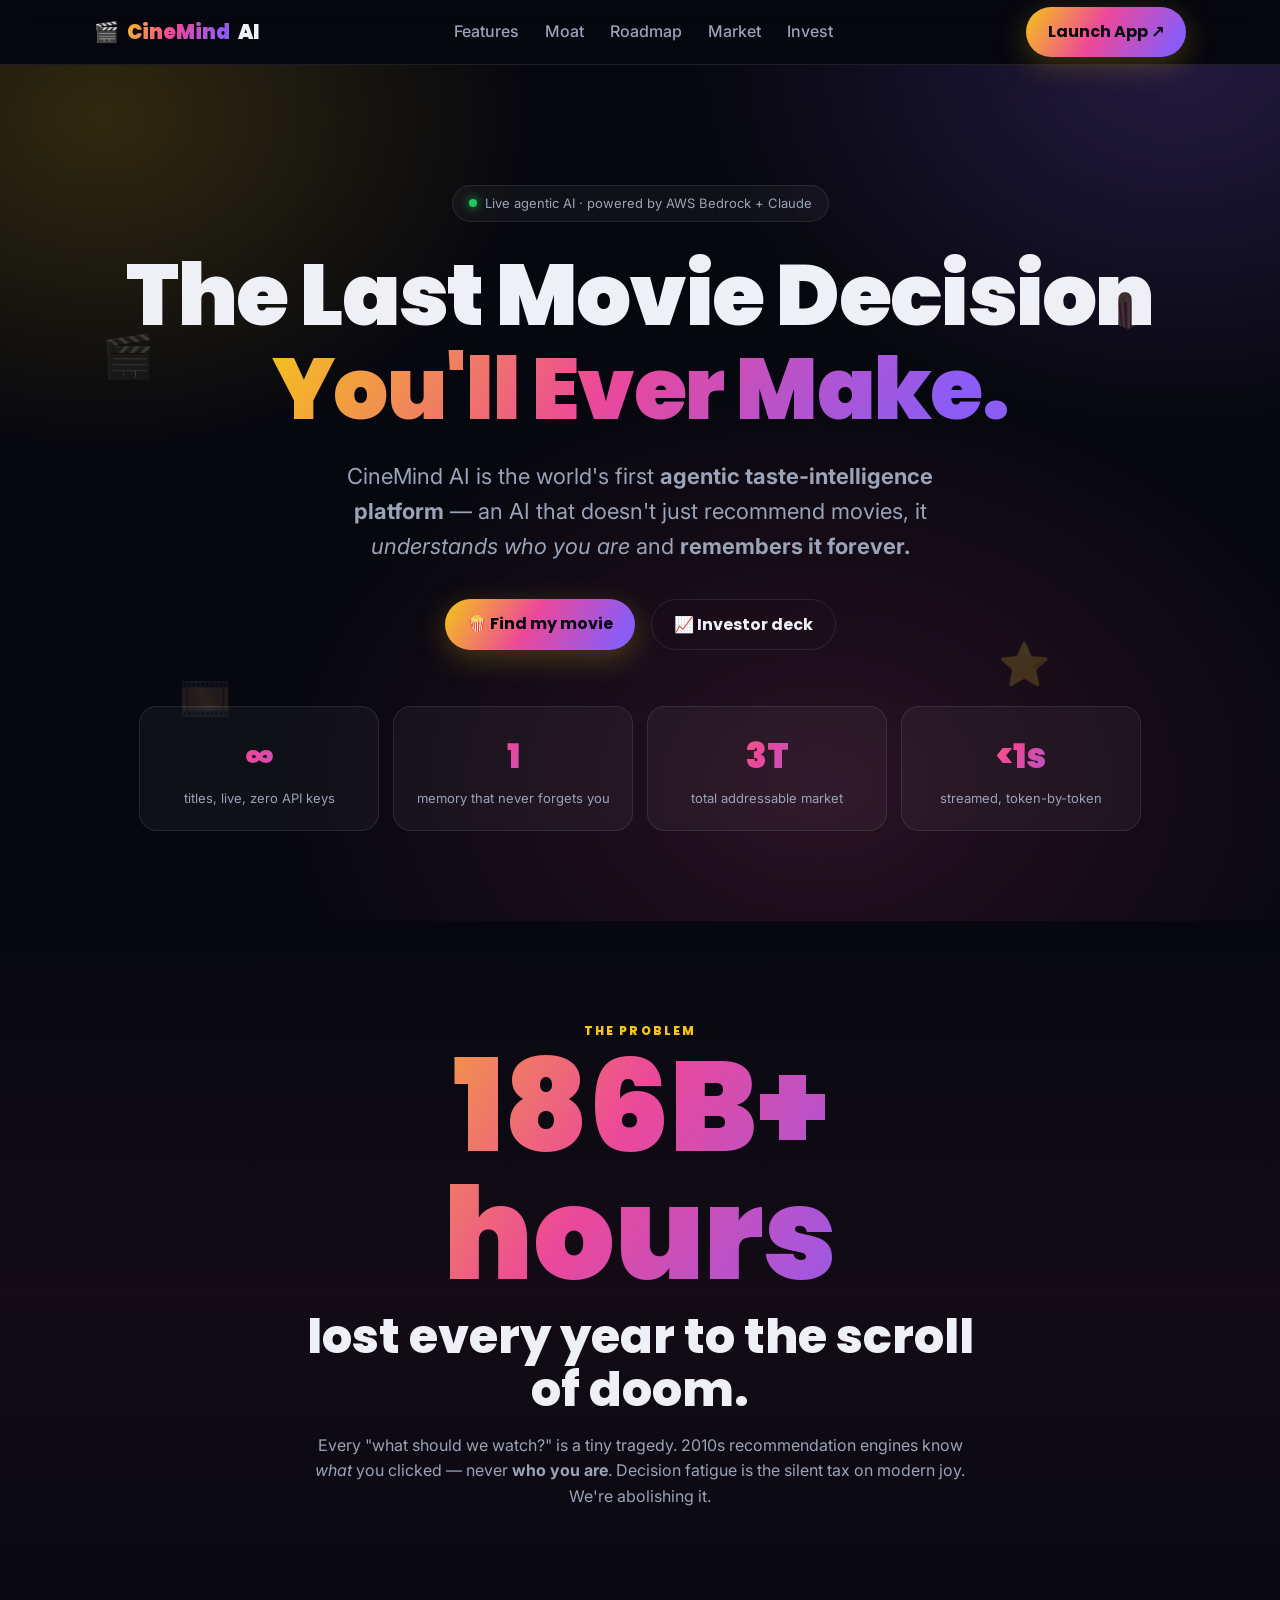
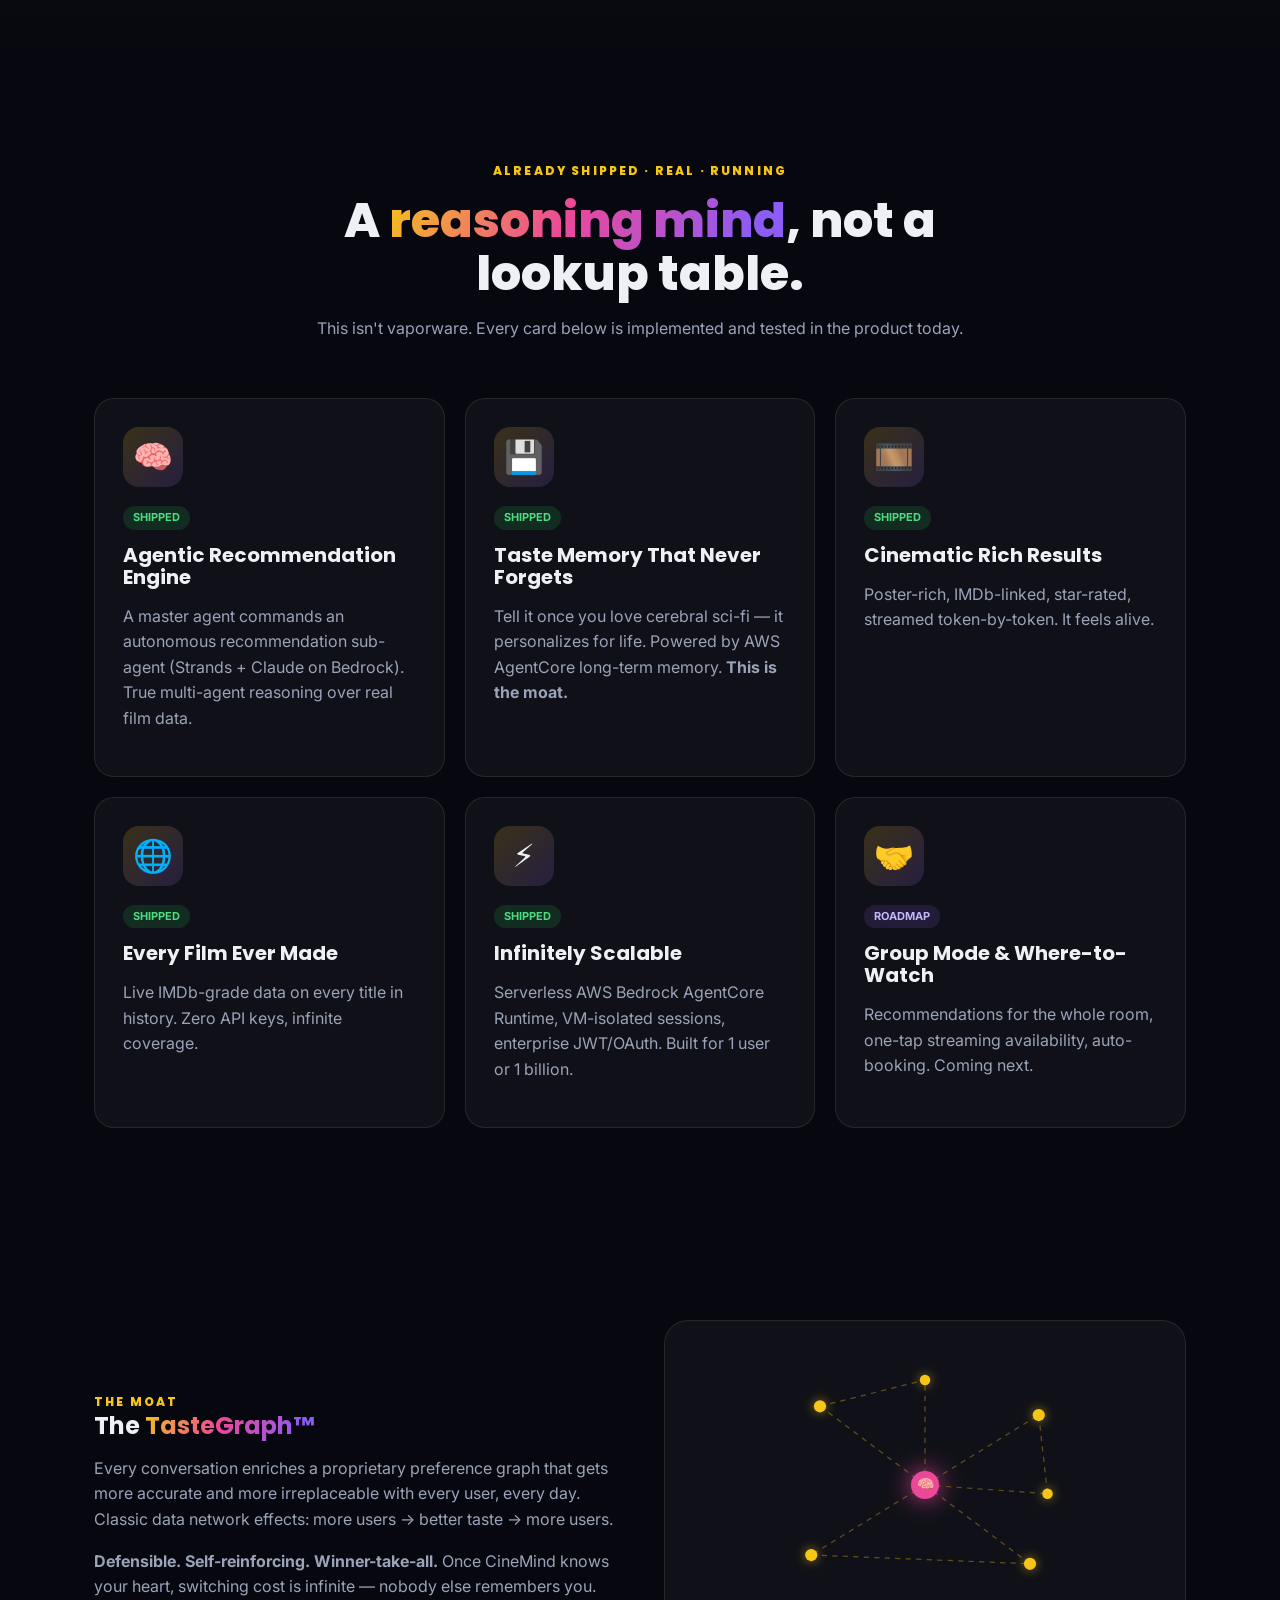
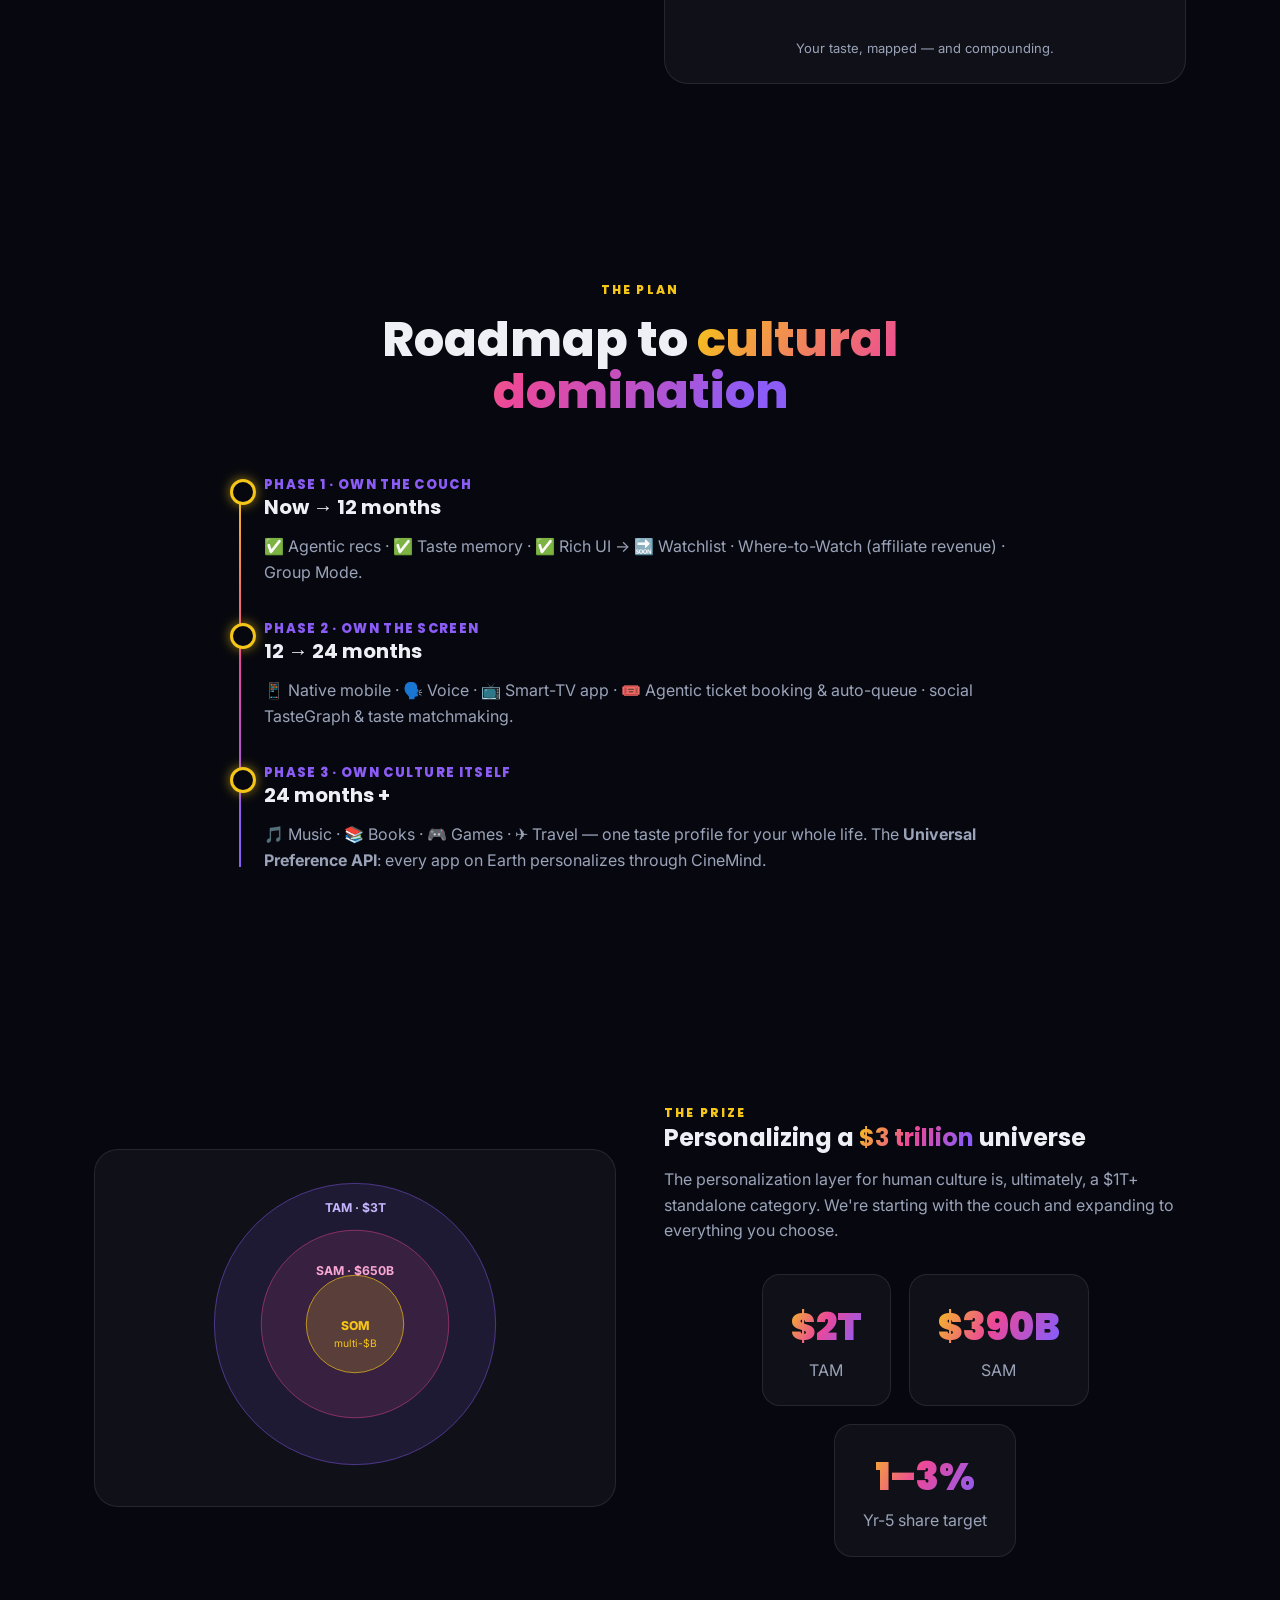
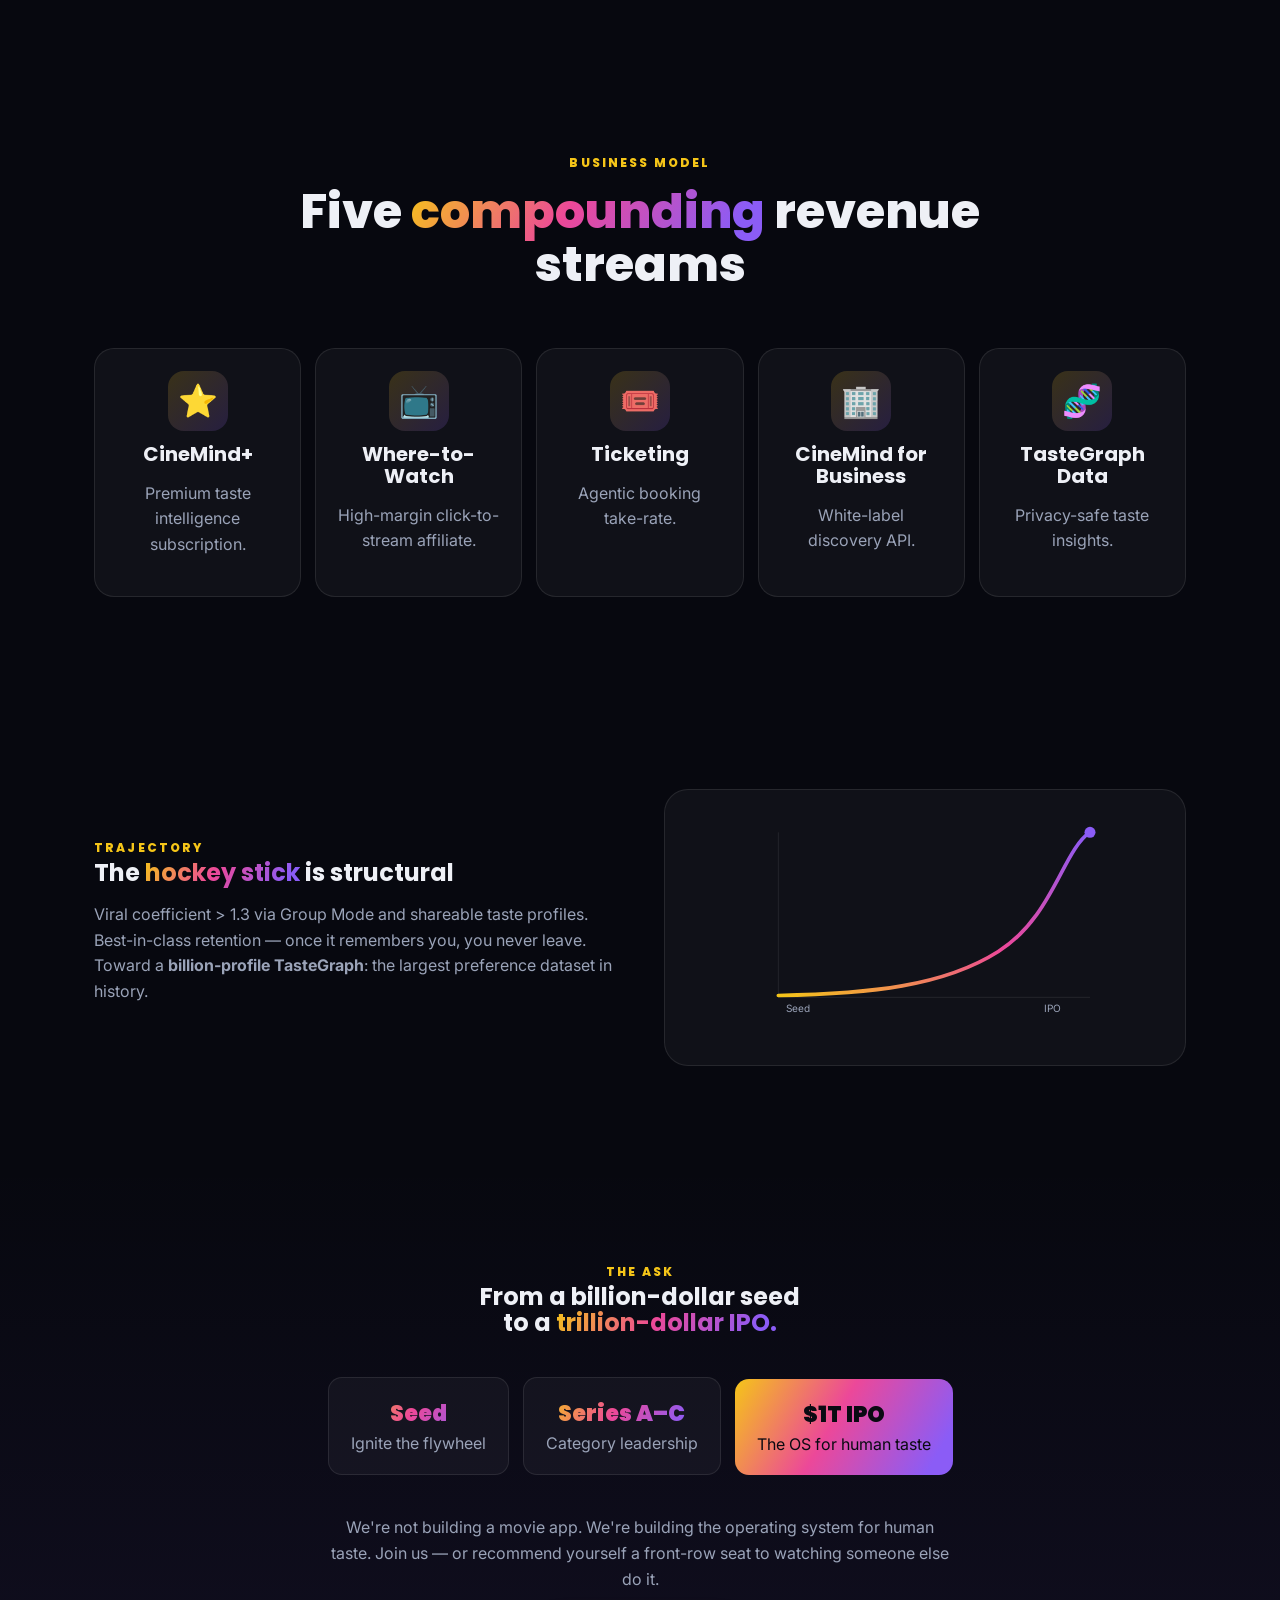
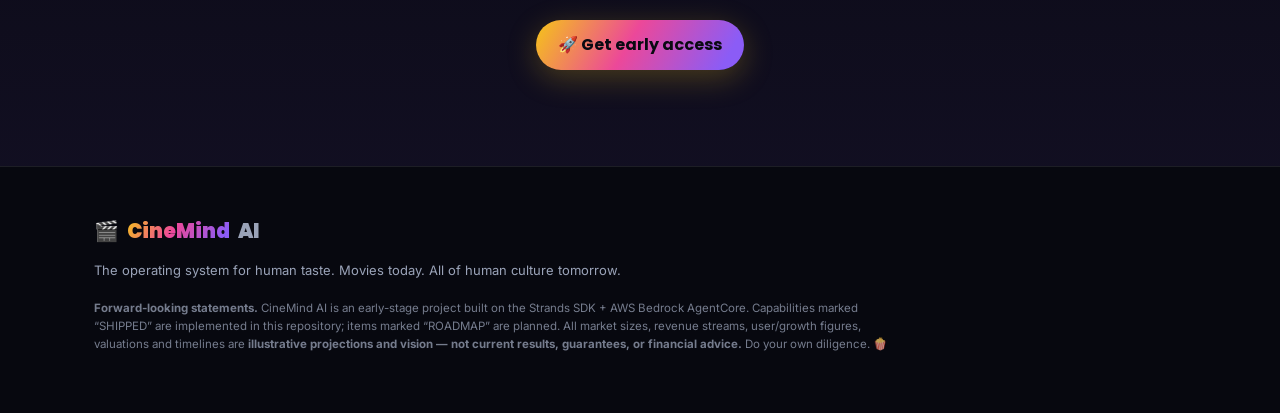
<file: landing.html>
<!doctype html>
<html lang="en">
<head>
<meta charset="utf-8" />
<meta name="viewport" content="width=device-width, initial-scale=1" />
<title>CineMind AI — The Operating System for Human Taste</title>
<meta name="description" content="CineMind AI: the world's first agentic taste intelligence platform. Movies today. All of human culture tomorrow." />
<link rel="preconnect" href="https://fonts.googleapis.com" />
<link rel="preconnect" href="https://fonts.gstatic.com" crossorigin />
<link href="https://fonts.googleapis.com/css2?family=Poppins:wght@600;800;900&family=Inter:wght@400;500;600&display=swap" rel="stylesheet" />
<style>
  :root{
    --bg:#07080f; --bg2:#0c0f1c; --panel:rgba(255,255,255,.04);
    --gold:#f5c518; --violet:#8b5cf6; --pink:#ec4899; --cyan:#22d3ee;
    --text:#eef0f6; --muted:#9aa3b8; --line:rgba(255,255,255,.09);
    --grad:linear-gradient(120deg,#f5c518,#ec4899 45%,#8b5cf6 90%);
  }
  *{box-sizing:border-box}
  html{scroll-behavior:smooth}
  body{margin:0;background:var(--bg);color:var(--text);font-family:Inter,system-ui,sans-serif;line-height:1.6;overflow-x:hidden}
  h1,h2,h3{font-family:Poppins,sans-serif;line-height:1.1;margin:0}
  a{color:inherit;text-decoration:none}
  .wrap{max-width:1140px;margin:0 auto;padding:0 24px}
  .grad-text{background:var(--grad);-webkit-background-clip:text;background-clip:text;color:transparent}
  .eyebrow{font-family:Poppins;font-weight:800;letter-spacing:.18em;text-transform:uppercase;font-size:12px;color:var(--gold)}
  .muted{color:var(--muted)}

  /* NAV */
  nav{position:sticky;top:0;z-index:50;backdrop-filter:blur(14px);background:rgba(7,8,15,.6);border-bottom:1px solid var(--line)}
  .nav-in{display:flex;align-items:center;justify-content:space-between;height:64px}
  .logo{font-family:Poppins;font-weight:900;font-size:20px;display:flex;align-items:center;gap:8px}
  .nav-links{display:flex;gap:26px;font-weight:500;color:var(--muted)}
  .nav-links a:hover{color:var(--text)}
  .btn{display:inline-block;padding:12px 22px;border-radius:999px;font-weight:700;font-family:Poppins;cursor:pointer;border:0;transition:.25s}
  .btn-primary{background:var(--grad);color:#0a0a12;box-shadow:0 8px 30px rgba(245,197,24,.25)}
  .btn-primary:hover{transform:translateY(-2px);box-shadow:0 14px 44px rgba(236,72,153,.4)}
  .btn-ghost{border:1px solid var(--line);color:var(--text)}
  .btn-ghost:hover{border-color:var(--gold);color:var(--gold)}
  @media(max-width:760px){.nav-links{display:none}}

  /* HERO */
  .hero{position:relative;padding:120px 0 90px;text-align:center;overflow:hidden}
  .hero-bg{position:absolute;inset:-20% -20% auto -20%;height:130%;z-index:0;filter:blur(10px);opacity:.7;
    background:
      radial-gradient(40% 50% at 20% 20%,rgba(245,197,24,.25),transparent 60%),
      radial-gradient(45% 55% at 80% 15%,rgba(139,92,246,.30),transparent 60%),
      radial-gradient(50% 60% at 60% 80%,rgba(236,72,153,.22),transparent 60%);
    animation:drift 16s ease-in-out infinite alternate}
  @keyframes drift{from{transform:translate(0,0) scale(1)}to{transform:translate(-4%,3%) scale(1.08)}}
  .hero .wrap{position:relative;z-index:1}
  .badge{display:inline-flex;gap:8px;align-items:center;padding:7px 16px;border:1px solid var(--line);border-radius:999px;background:var(--panel);font-size:13px;color:var(--muted);margin-bottom:26px}
  .dot{width:8px;height:8px;border-radius:50%;background:#22c55e;box-shadow:0 0 10px #22c55e;animation:pulse 2s infinite}
  @keyframes pulse{50%{opacity:.4}}
  .hero h1{font-size:clamp(40px,7vw,86px);font-weight:900;letter-spacing:-.02em}
  .hero p.sub{font-size:clamp(17px,2.4vw,22px);color:var(--muted);max-width:680px;margin:22px auto 34px}
  .cta-row{display:flex;gap:16px;justify-content:center;flex-wrap:wrap}
  .stat-chips{display:flex;gap:14px;justify-content:center;flex-wrap:wrap;margin-top:56px}
  .chip{flex:1;min-width:180px;max-width:240px;background:var(--panel);border:1px solid var(--line);border-radius:18px;padding:22px}
  .chip .num{font-family:Poppins;font-weight:900;font-size:34px}
  .chip .lbl{font-size:13px;color:var(--muted);margin-top:4px}
  .reels{position:absolute;inset:0;z-index:0;pointer-events:none}
  .reel{position:absolute;font-size:42px;opacity:.18;animation:float 9s ease-in-out infinite}
  @keyframes float{50%{transform:translateY(-26px) rotate(12deg)}}

  /* SECTIONS */
  section{padding:96px 0;position:relative}
  .center{text-align:center;max-width:720px;margin:0 auto 56px}
  .center h2{font-size:clamp(30px,4.6vw,48px);font-weight:800;margin:12px 0}
  .reveal{opacity:0;transform:translateY(28px);transition:.7s cubic-bezier(.2,.7,.2,1)}
  .reveal.in{opacity:1;transform:none}

  /* PROBLEM */
  .problem{text-align:center;background:linear-gradient(180deg,transparent,rgba(236,72,153,.05),transparent)}
  .bignum{font-family:Poppins;font-weight:900;font-size:clamp(56px,11vw,128px);background:var(--grad);-webkit-background-clip:text;background-clip:text;color:transparent;line-height:1}

  /* FEATURES */
  .grid{display:grid;grid-template-columns:repeat(3,1fr);gap:20px}
  @media(max-width:900px){.grid{grid-template-columns:1fr}}
  .card{background:var(--panel);border:1px solid var(--line);border-radius:20px;padding:28px;transition:.3s;position:relative;overflow:hidden}
  .card:hover{transform:translateY(-6px);border-color:rgba(245,197,24,.5);box-shadow:0 20px 50px rgba(0,0,0,.5)}
  .card::after{content:"";position:absolute;inset:0;background:radial-gradient(120px 120px at var(--mx,50%) var(--my,0),rgba(245,197,24,.10),transparent 70%);opacity:0;transition:.3s}
  .card:hover::after{opacity:1}
  .ico{font-size:32px;width:60px;height:60px;display:grid;place-items:center;border-radius:16px;background:linear-gradient(135deg,rgba(245,197,24,.18),rgba(139,92,246,.18));margin-bottom:16px}
  .card h3{font-size:20px;font-weight:700;margin-bottom:8px}
  .pill{display:inline-block;font-size:11px;font-weight:700;padding:3px 10px;border-radius:999px;background:rgba(34,197,94,.15);color:#4ade80;margin-bottom:14px}
  .pill.soon{background:rgba(139,92,246,.15);color:#c4b5fd}

  /* MOAT + SVG */
  .split{display:grid;grid-template-columns:1fr 1fr;gap:48px;align-items:center}
  @media(max-width:900px){.split{grid-template-columns:1fr}}
  .svgcard{background:var(--panel);border:1px solid var(--line);border-radius:24px;padding:24px}
  .edge{stroke:rgba(245,197,24,.35);stroke-width:1.4;animation:dash 3s linear infinite}
  @keyframes dash{to{stroke-dashoffset:-40}}
  .node{filter:drop-shadow(0 0 6px rgba(245,197,24,.6))}
  .node.center{filter:drop-shadow(0 0 14px rgba(236,72,153,.9))}

  /* ROADMAP */
  .timeline{position:relative;max-width:820px;margin:0 auto;padding-left:34px}
  .timeline::before{content:"";position:absolute;left:9px;top:6px;bottom:6px;width:2px;background:var(--grad)}
  .tl{position:relative;margin-bottom:34px}
  .tl::before{content:"";position:absolute;left:-34px;top:4px;width:20px;height:20px;border-radius:50%;background:var(--bg);border:3px solid var(--gold);box-shadow:0 0 12px rgba(245,197,24,.6)}
  .tl h3{font-size:20px}
  .tl .ph{font-family:Poppins;font-weight:800;color:var(--violet);font-size:13px;letter-spacing:.1em;text-transform:uppercase}

  /* MARKET */
  .market-stats{display:flex;gap:18px;flex-wrap:wrap;justify-content:center;margin-top:30px}
  .mstat{background:var(--panel);border:1px solid var(--line);border-radius:18px;padding:22px 28px;text-align:center}
  .mstat .v{font-family:Poppins;font-weight:900;font-size:38px}

  /* REVENUE */
  .rev{display:grid;grid-template-columns:repeat(5,1fr);gap:14px}
  @media(max-width:900px){.rev{grid-template-columns:1fr 1fr}}
  @media(max-width:560px){.rev{grid-template-columns:1fr}}
  .rev .card{padding:22px;text-align:center}
  .rev .ico{margin:0 auto 12px}

  /* ASK */
  .ask{text-align:center;background:linear-gradient(180deg,transparent,rgba(139,92,246,.08))}
  .ladder{display:flex;gap:14px;justify-content:center;align-items:flex-end;flex-wrap:wrap;margin:40px 0}
  .rung{background:var(--panel);border:1px solid var(--line);border-radius:14px;padding:18px 22px;min-width:150px}
  .rung .a{font-family:Poppins;font-weight:900;font-size:22px}
  .rung.win{background:var(--grad);color:#0a0a12;border:0}

  footer{border-top:1px solid var(--line);padding:48px 0;color:var(--muted);font-size:13px}
  .disc{font-size:11.5px;opacity:.75;margin-top:18px;max-width:820px}
</style>
</head>
<body>

<nav>
  <div class="wrap nav-in">
    <div class="logo">🎬 <span class="grad-text">CineMind</span> AI</div>
    <div class="nav-links">
      <a href="#features">Features</a>
      <a href="#moat">Moat</a>
      <a href="#roadmap">Roadmap</a>
      <a href="#market">Market</a>
      <a href="#invest">Invest</a>
    </div>
    <a class="btn btn-primary" href="./">Launch App ↗</a>
  </div>
</nav>

<!-- HERO -->
<header class="hero">
  <div class="hero-bg"></div>
  <div class="reels">
    <span class="reel" style="left:8%;top:30%">🎬</span>
    <span class="reel" style="left:86%;top:24%;animation-delay:1.5s">🍿</span>
    <span class="reel" style="left:78%;top:66%;animation-delay:.8s">⭐</span>
    <span class="reel" style="left:14%;top:70%;animation-delay:2.2s">🎞️</span>
  </div>
  <div class="wrap">
    <span class="badge"><span class="dot"></span> Live agentic AI · powered by AWS Bedrock + Claude</span>
    <h1>The Last Movie Decision<br><span class="grad-text">You'll Ever Make.</span></h1>
    <p class="sub">CineMind AI is the world's first <b>agentic taste-intelligence platform</b> — an AI that doesn't just recommend movies, it <i>understands who you are</i> and <b>remembers it forever.</b></p>
    <div class="cta-row">
      <a class="btn btn-primary" href="./">🍿 Find my movie</a>
      <a class="btn btn-ghost" href="#invest">📈 Investor deck</a>
    </div>
    <div class="stat-chips">
      <div class="chip"><div class="num grad-text" data-count="∞">∞</div><div class="lbl">titles, live, zero API keys</div></div>
      <div class="chip"><div class="num grad-text"><span data-count="1">0</span></div><div class="lbl">memory that never forgets you</div></div>
      <div class="chip"><div class="num grad-text"><span data-count="3">0</span>T</div><div class="lbl">total addressable market</div></div>
      <div class="chip"><div class="num grad-text">&lt;<span data-count="1">0</span>s</div><div class="lbl">streamed, token-by-token</div></div>
    </div>
  </div>
</header>

<!-- PROBLEM -->
<section class="problem">
  <div class="wrap center reveal">
    <span class="eyebrow">The Problem</span>
    <div class="bignum"><span data-count="200">0</span>B+ hours</div>
    <h2>lost every year to the scroll of doom.</h2>
    <p class="muted">Every "what should we watch?" is a tiny tragedy. 2010s recommendation engines know <i>what</i> you clicked — never <b>who you are</b>. Decision fatigue is the silent tax on modern joy. We're abolishing it.</p>
  </div>
</section>

<!-- FEATURES -->
<section id="features">
  <div class="wrap">
    <div class="center reveal">
      <span class="eyebrow">Already Shipped · Real · Running</span>
      <h2>A <span class="grad-text">reasoning mind</span>, not a lookup table.</h2>
      <p class="muted">This isn't vaporware. Every card below is implemented and tested in the product today.</p>
    </div>
    <div class="grid">
      <div class="card reveal"><div class="ico">🧠</div><span class="pill">SHIPPED</span><h3>Agentic Recommendation Engine</h3><p class="muted">A master agent commands an autonomous recommendation sub-agent (Strands + Claude on Bedrock). True multi-agent reasoning over real film data.</p></div>
      <div class="card reveal"><div class="ico">💾</div><span class="pill">SHIPPED</span><h3>Taste Memory That Never Forgets</h3><p class="muted">Tell it once you love cerebral sci-fi — it personalizes for life. Powered by AWS AgentCore long-term memory. <b>This is the moat.</b></p></div>
      <div class="card reveal"><div class="ico">🎞️</div><span class="pill">SHIPPED</span><h3>Cinematic Rich Results</h3><p class="muted">Poster-rich, IMDb-linked, star-rated, streamed token-by-token. It feels alive.</p></div>
      <div class="card reveal"><div class="ico">🌐</div><span class="pill">SHIPPED</span><h3>Every Film Ever Made</h3><p class="muted">Live IMDb-grade data on every title in history. Zero API keys, infinite coverage.</p></div>
      <div class="card reveal"><div class="ico">⚡</div><span class="pill">SHIPPED</span><h3>Infinitely Scalable</h3><p class="muted">Serverless AWS Bedrock AgentCore Runtime, VM-isolated sessions, enterprise JWT/OAuth. Built for 1 user or 1 billion.</p></div>
      <div class="card reveal"><div class="ico">🤝</div><span class="pill soon">ROADMAP</span><h3>Group Mode & Where-to-Watch</h3><p class="muted">Recommendations for the whole room, one-tap streaming availability, auto-booking. Coming next.</p></div>
    </div>
  </div>
</section>

<!-- MOAT -->
<section id="moat">
  <div class="wrap split">
    <div class="reveal">
      <span class="eyebrow">The Moat</span>
      <h2>The <span class="grad-text">TasteGraph™</span></h2>
      <p class="muted">Every conversation enriches a proprietary preference graph that gets more accurate and more irreplaceable with every user, every day. Classic data network effects: more users → better taste → more users.</p>
      <p class="muted"><b>Defensible. Self-reinforcing. Winner-take-all.</b> Once CineMind knows your heart, switching cost is infinite — nobody else remembers you.</p>
    </div>
    <div class="svgcard reveal">
      <svg viewBox="0 0 400 320" width="100%" height="280" aria-label="TasteGraph network">
        <g stroke-dasharray="6 6">
          <line class="edge" x1="200" y1="160" x2="80" y2="70"/>
          <line class="edge" x1="200" y1="160" x2="330" y2="80"/>
          <line class="edge" x1="200" y1="160" x2="70" y2="240"/>
          <line class="edge" x1="200" y1="160" x2="320" y2="250"/>
          <line class="edge" x1="200" y1="160" x2="200" y2="40"/>
          <line class="edge" x1="200" y1="160" x2="340" y2="170"/>
          <line class="edge" x1="80" y1="70" x2="200" y2="40"/>
          <line class="edge" x1="330" y1="80" x2="340" y2="170"/>
          <line class="edge" x1="70" y1="240" x2="320" y2="250"/>
        </g>
        <g fill="#f5c518">
          <circle class="node" cx="80" cy="70" r="7"/>
          <circle class="node" cx="330" cy="80" r="7"/>
          <circle class="node" cx="70" cy="240" r="7"/>
          <circle class="node" cx="320" cy="250" r="7"/>
          <circle class="node" cx="200" cy="40" r="6"/>
          <circle class="node" cx="340" cy="170" r="6"/>
        </g>
        <circle class="node center" cx="200" cy="160" r="16" fill="#ec4899"/>
        <text x="200" y="165" text-anchor="middle" font-size="16">🧠</text>
      </svg>
      <p class="muted" style="text-align:center;font-size:13px;margin:6px 0 0">Your taste, mapped — and compounding.</p>
    </div>
  </div>
</section>

<!-- ROADMAP -->
<section id="roadmap">
  <div class="wrap">
    <div class="center reveal"><span class="eyebrow">The Plan</span><h2>Roadmap to <span class="grad-text">cultural domination</span></h2></div>
    <div class="timeline">
      <div class="tl reveal"><div class="ph">Phase 1 · Own the couch</div><h3>Now → 12 months</h3><p class="muted">✅ Agentic recs · ✅ Taste memory · ✅ Rich UI → 🔜 Watchlist · Where-to-Watch (affiliate revenue) · Group Mode.</p></div>
      <div class="tl reveal"><div class="ph">Phase 2 · Own the screen</div><h3>12 → 24 months</h3><p class="muted">📱 Native mobile · 🗣️ Voice · 📺 Smart-TV app · 🎟️ Agentic ticket booking & auto-queue · social TasteGraph & taste matchmaking.</p></div>
      <div class="tl reveal"><div class="ph">Phase 3 · Own culture itself</div><h3>24 months +</h3><p class="muted">🎵 Music · 📚 Books · 🎮 Games · ✈️ Travel — one taste profile for your whole life. The <b>Universal Preference API</b>: every app on Earth personalizes through CineMind.</p></div>
    </div>
  </div>
</section>

<!-- MARKET -->
<section id="market">
  <div class="wrap split">
    <div class="svgcard reveal" style="text-align:center">
      <svg viewBox="0 0 320 320" width="100%" height="300" aria-label="TAM SAM SOM">
        <circle cx="160" cy="160" r="150" fill="rgba(139,92,246,.12)" stroke="rgba(139,92,246,.5)"/>
        <circle cx="160" cy="160" r="100" fill="rgba(236,72,153,.12)" stroke="rgba(236,72,153,.5)"/>
        <circle cx="160" cy="160" r="52" fill="rgba(245,197,24,.18)" stroke="rgba(245,197,24,.7)"/>
        <text x="160" y="40" text-anchor="middle" fill="#c4b5fd" font-size="13" font-weight="700">TAM · $3T</text>
        <text x="160" y="108" text-anchor="middle" fill="#f9a8d4" font-size="13" font-weight="700">SAM · $650B</text>
        <text x="160" y="166" text-anchor="middle" fill="#f5c518" font-size="13" font-weight="800">SOM</text>
        <text x="160" y="184" text-anchor="middle" fill="#f5c518" font-size="11">multi-$B</text>
      </svg>
    </div>
    <div class="reveal">
      <span class="eyebrow">The Prize</span>
      <h2>Personalizing a <span class="grad-text">$3 trillion</span> universe</h2>
      <p class="muted">The personalization layer for human culture is, ultimately, a $1T+ standalone category. We're starting with the couch and expanding to everything you choose.</p>
      <div class="market-stats">
        <div class="mstat"><div class="v grad-text">$<span data-count="3">0</span>T</div><div class="muted">TAM</div></div>
        <div class="mstat"><div class="v grad-text">$<span data-count="650">0</span>B</div><div class="muted">SAM</div></div>
        <div class="mstat"><div class="v grad-text"><span data-count="2">0</span>–3%</div><div class="muted">Yr-5 share target</div></div>
      </div>
    </div>
  </div>
</section>

<!-- REVENUE -->
<section>
  <div class="wrap">
    <div class="center reveal"><span class="eyebrow">Business Model</span><h2>Five <span class="grad-text">compounding</span> revenue streams</h2></div>
    <div class="rev">
      <div class="card reveal"><div class="ico">⭐</div><h3>CineMind+</h3><p class="muted">Premium taste intelligence subscription.</p></div>
      <div class="card reveal"><div class="ico">📺</div><h3>Where-to-Watch</h3><p class="muted">High-margin click-to-stream affiliate.</p></div>
      <div class="card reveal"><div class="ico">🎟️</div><h3>Ticketing</h3><p class="muted">Agentic booking take-rate.</p></div>
      <div class="card reveal"><div class="ico">🏢</div><h3>CineMind for Business</h3><p class="muted">White-label discovery API.</p></div>
      <div class="card reveal"><div class="ico">🧬</div><h3>TasteGraph Data</h3><p class="muted">Privacy-safe taste insights.</p></div>
    </div>
  </div>
</section>

<!-- GROWTH -->
<section>
  <div class="wrap split">
    <div class="reveal">
      <span class="eyebrow">Trajectory</span>
      <h2>The <span class="grad-text">hockey stick</span> is structural</h2>
      <p class="muted">Viral coefficient &gt; 1.3 via Group Mode and shareable taste profiles. Best-in-class retention — once it remembers you, you never leave. Toward a <b>billion-profile TasteGraph</b>: the largest preference dataset in history.</p>
    </div>
    <div class="svgcard reveal">
      <svg viewBox="0 0 400 240" width="100%" height="220" aria-label="growth curve">
        <line x1="40" y1="200" x2="380" y2="200" stroke="var(--line)"/>
        <line x1="40" y1="20" x2="40" y2="200" stroke="var(--line)"/>
        <path id="growth" d="M40 198 C 140 196, 220 188, 280 150 S 350 40, 380 20" fill="none" stroke="url(#g)" stroke-width="4" stroke-linecap="round"/>
        <defs><linearGradient id="g" x1="0" y1="1" x2="1" y2="0"><stop offset="0" stop-color="#f5c518"/><stop offset=".5" stop-color="#ec4899"/><stop offset="1" stop-color="#8b5cf6"/></linearGradient></defs>
        <circle cx="380" cy="20" r="6" fill="#8b5cf6"/>
        <text x="48" y="216" fill="var(--muted)" font-size="11">Seed</text>
        <text x="330" y="216" fill="var(--muted)" font-size="11">IPO</text>
      </svg>
    </div>
  </div>
</section>

<!-- ASK -->
<section id="invest" class="ask">
  <div class="wrap reveal">
    <span class="eyebrow">The Ask</span>
    <h2>From a billion-dollar seed<br>to a <span class="grad-text">trillion-dollar IPO.</span></h2>
    <div class="ladder">
      <div class="rung"><div class="a grad-text">Seed</div><div class="muted">Ignite the flywheel</div></div>
      <div class="rung"><div class="a grad-text">Series A–C</div><div class="muted">Category leadership</div></div>
      <div class="rung win"><div class="a">$1T IPO</div><div>The OS for human taste</div></div>
    </div>
    <p class="muted" style="max-width:620px;margin:0 auto 28px">We're not building a movie app. We're building the operating system for human taste. Join us — or recommend yourself a front-row seat to watching someone else do it.</p>
    <a class="btn btn-primary" href="./">🚀 Get early access</a>
  </div>
</section>

<footer>
  <div class="wrap">
    <div class="logo">🎬 <span class="grad-text">CineMind</span> AI</div>
    <p>The operating system for human taste. Movies today. All of human culture tomorrow.</p>
    <p class="disc"><b>Forward-looking statements.</b> CineMind AI is an early-stage project built on the Strands SDK + AWS Bedrock AgentCore. Capabilities marked “SHIPPED” are implemented in this repository; items marked “ROADMAP” are planned. All market sizes, revenue streams, user/growth figures, valuations and timelines are <b>illustrative projections and vision — not current results, guarantees, or financial advice.</b> Do your own diligence. 🍿</p>
  </div>
</footer>

<script>
  // Scroll reveal
  const io = new IntersectionObserver((es)=>es.forEach(e=>{if(e.isIntersecting){e.target.classList.add('in');io.unobserve(e.target)}}),{threshold:.15});
  document.querySelectorAll('.reveal').forEach(el=>io.observe(el));

  // Count-up
  const fmt=(n)=>n>=1000?Math.round(n).toLocaleString():Math.round(n);
  const cup=new IntersectionObserver((es)=>es.forEach(e=>{
    if(!e.isIntersecting)return; const el=e.target; const target=el.getAttribute('data-count');
    if(target==='∞'){cup.unobserve(el);return;}
    const end=parseFloat(target); let t0=null; const dur=1300;
    const step=(ts)=>{if(!t0)t0=ts;const p=Math.min((ts-t0)/dur,1);el.textContent=fmt(end*(0.2+0.8*p)*(p<1?1:1)).toString();if(p<1)requestAnimationFrame(step);else el.textContent=fmt(end);};
    requestAnimationFrame(step); cup.unobserve(el);
  }),{threshold:.6});
  document.querySelectorAll('[data-count]').forEach(el=>cup.observe(el));

  // Card glow follows cursor
  document.querySelectorAll('.card').forEach(c=>c.addEventListener('mousemove',e=>{const r=c.getBoundingClientRect();c.style.setProperty('--mx',(e.clientX-r.left)+'px');c.style.setProperty('--my',(e.clientY-r.top)+'px');}));
</script>
</body>
</html>
</file>
